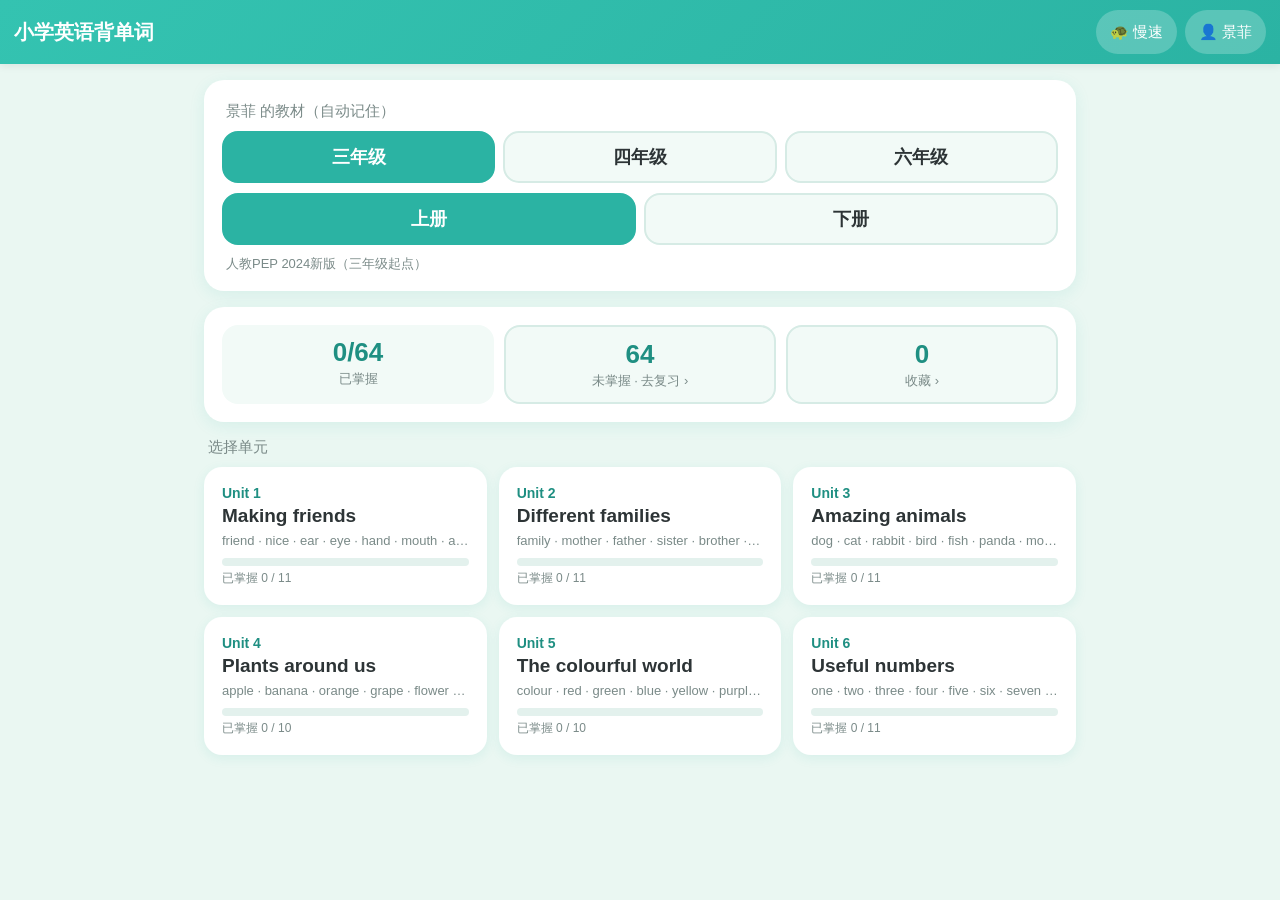
<file: index.html>
<!DOCTYPE html>
<html lang="zh-CN">
<head>
<meta charset="utf-8">
<meta name="viewport" content="width=device-width, initial-scale=1, viewport-fit=cover">
<meta name="apple-mobile-web-app-capable" content="yes">
<meta name="theme-color" content="#2bb3a3">
<title>小学英语背单词</title>
<link rel="icon" href="data:image/svg+xml,%3Csvg xmlns=%22http://www.w3.org/2000/svg%22 viewBox=%220 0 100 100%22%3E%3Ctext y=%22.9em%22 font-size=%2290%22%3E%F0%9F%93%97%3C/text%3E%3C/svg%3E">
<link rel="stylesheet" href="css/style.css">
</head>
<body>
<header class="topbar">
  <button id="backBtn" class="icon-btn hidden" aria-label="返回">‹</button>
  <h1 id="title">小学英语背单词</h1>
  <button id="slowBtn" class="pill" title="切换朗读速度">🐢 慢速</button>
  <button id="profileBtn" class="pill profile-pill">👤 <span id="profileName"></span></button>
</header>
<div id="speechWarn" class="warn hidden">这个浏览器不支持朗读，或没有英语语音。建议用 iPad / iPhone 的 Safari，或电脑上的 Chrome、Safari。</div>
<main id="app"><div class="loading">加载中…</div></main>
<div id="toast" class="toast hidden"></div>
<div id="modal" class="modal hidden"><div class="modal-box" id="modalBox"></div></div>
<script src="js/app.js"></script>
</body>
</html>
</file>
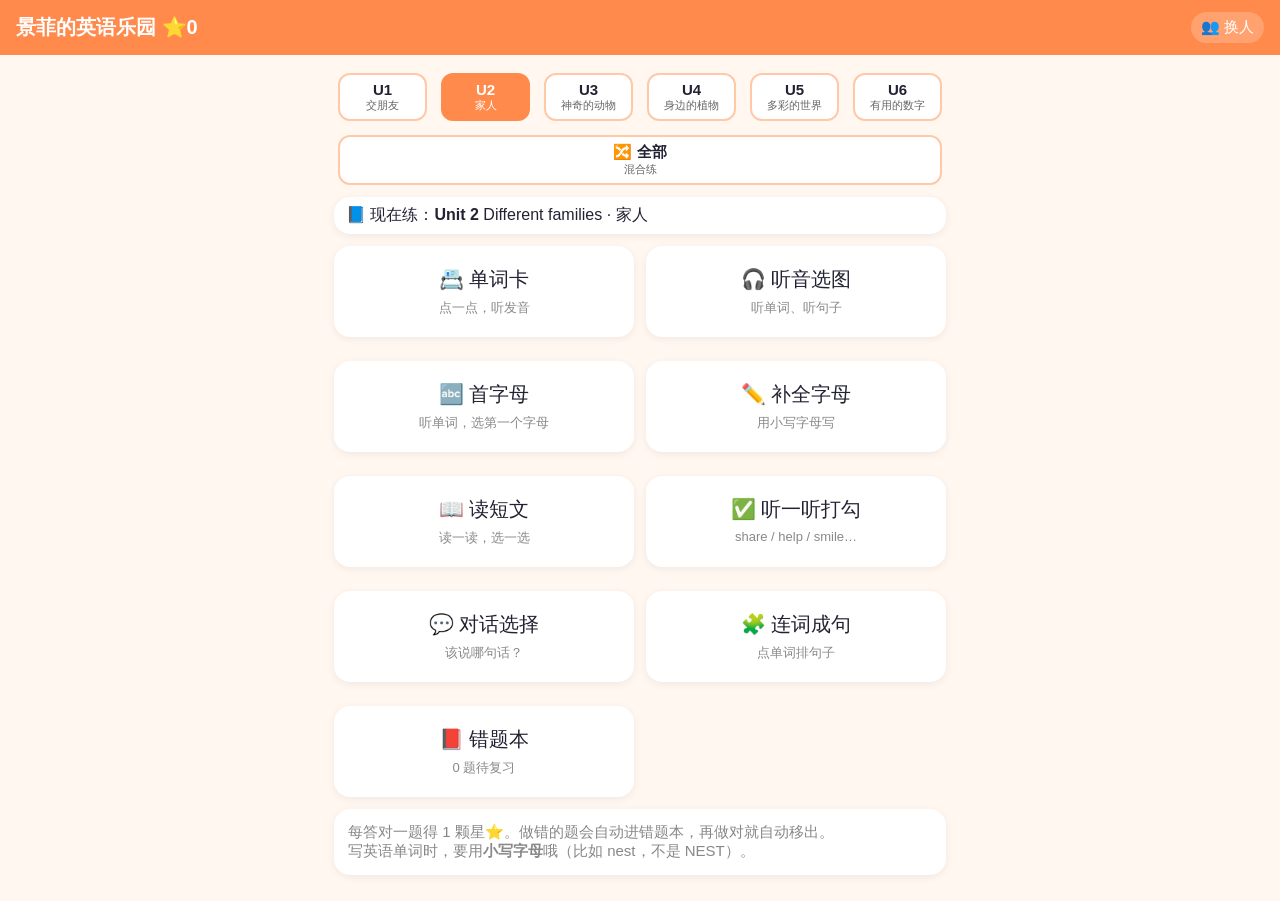
<file: grade3/index.html>
<!DOCTYPE html>
<html lang="zh-CN"><head><meta charset="utf-8">
<meta name="viewport" content="width=device-width,initial-scale=1">
<title>景菲的英语乐园 · 三年级上册（6 个单元）</title>
<link rel="stylesheet" href="style.css"></head>
<body>
<header><h1 onclick="home()">景菲的英语乐园 ⭐<span id="stars">0</span></h1><a class="who" href="../kids/">👥 换人</a></header>
<main id="app"></main>
<script src="data.js"></script><script src="units.js"></script><script src="app.js"></script>
</body></html>
</file>
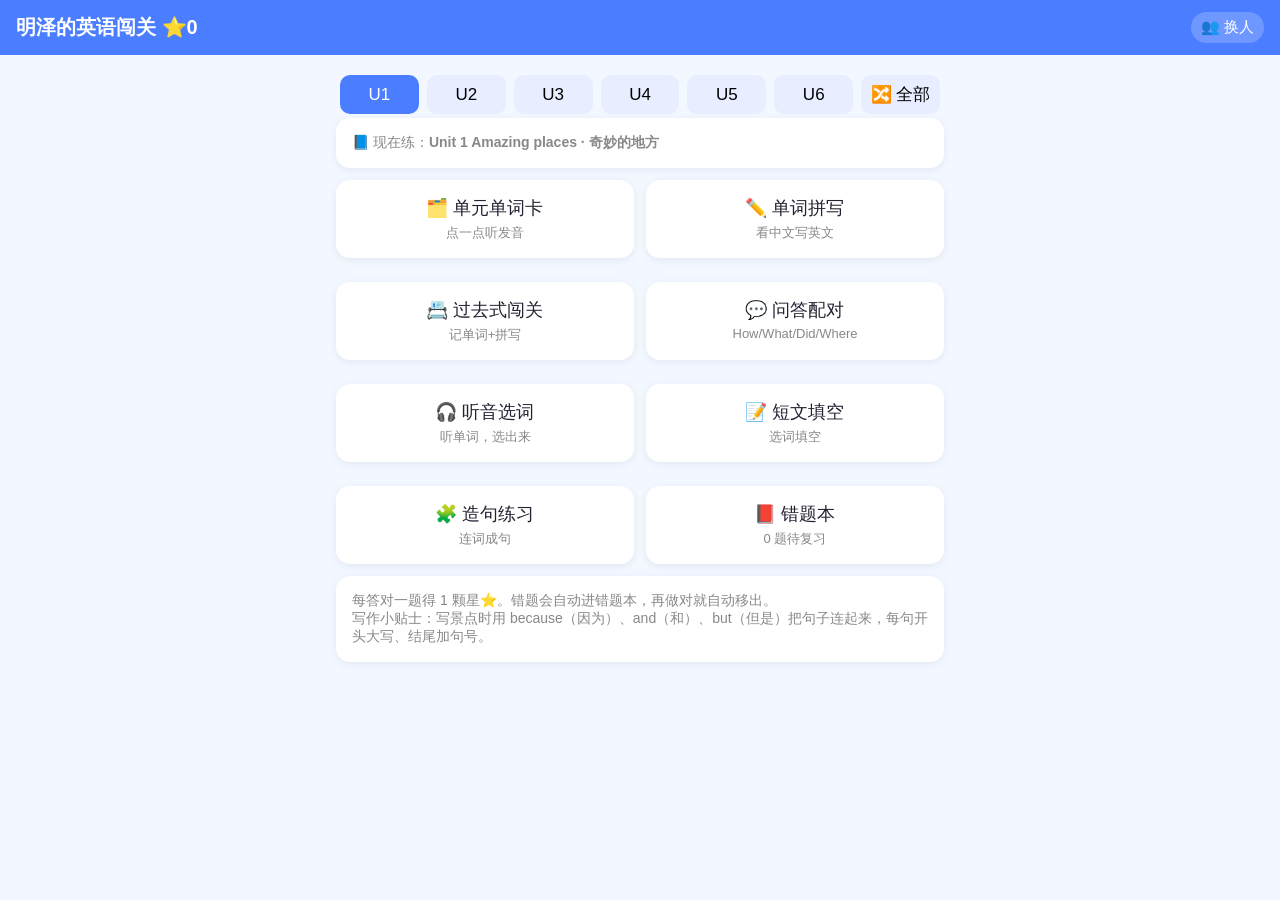
<file: grade6/index.html>
<!DOCTYPE html>
<html lang="zh-CN"><head><meta charset="utf-8">
<meta name="viewport" content="width=device-width,initial-scale=1">
<title>明泽的英语闯关 · 六年级上册（6 个单元）</title>
<link rel="stylesheet" href="style.css"></head>
<body>
<header><h1 onclick="home()">明泽的英语闯关 ⭐<span id="stars">0</span></h1><a class="who" href="../kids/">👥 换人</a></header>
<main id="app"></main>
<script src="data.js"></script><script src="units.js"></script><script src="app.js"></script>
</body></html>
</file>
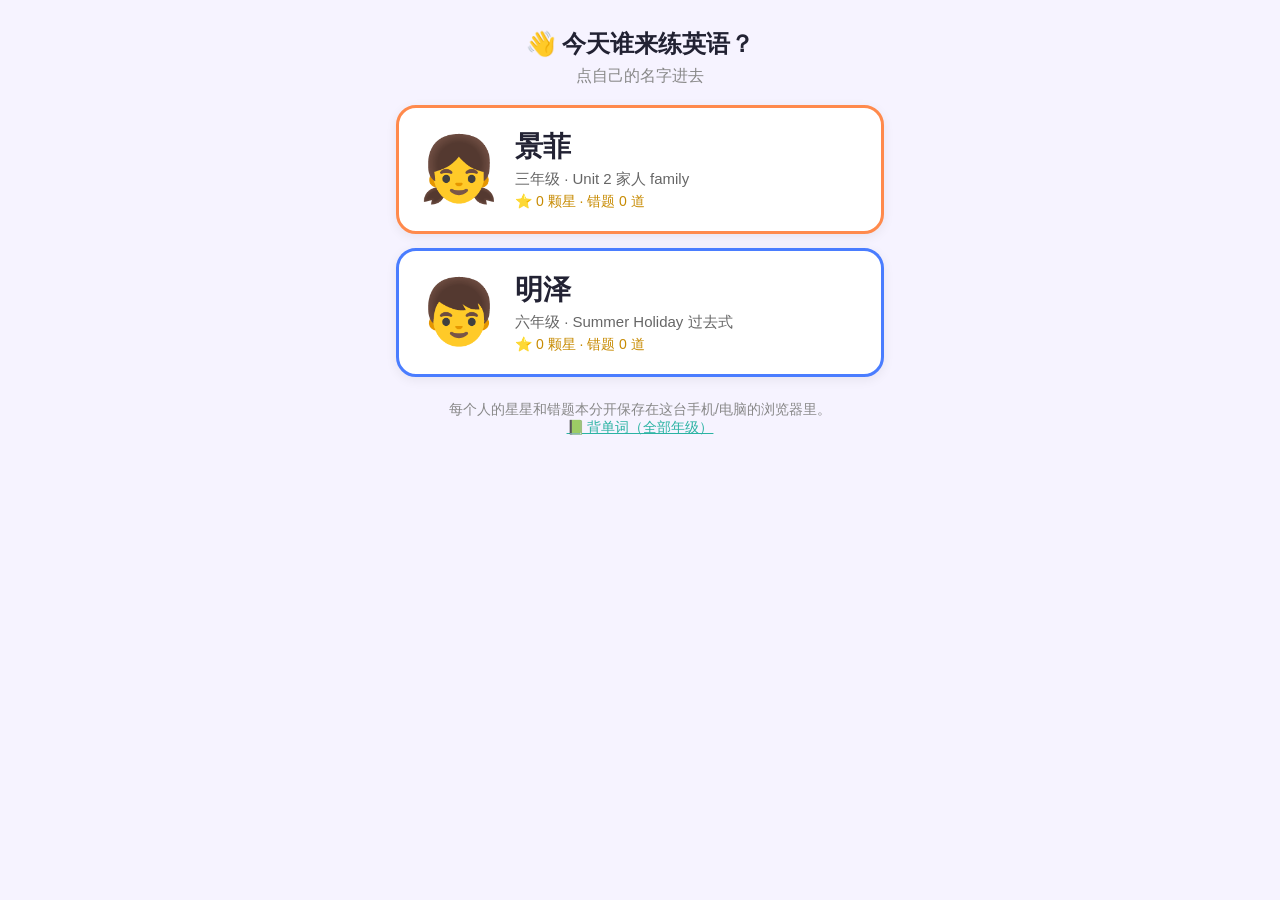
<file: kids/index.html>
<!DOCTYPE html>
<html lang="zh-CN"><head><meta charset="utf-8">
<meta name="viewport" content="width=device-width,initial-scale=1">
<title>英语练习 · 选一选是谁</title>
<style>
*{box-sizing:border-box}body{margin:0;font-family:-apple-system,"PingFang SC","Microsoft YaHei",sans-serif;background:#f6f3ff;color:#223}
h1{text-align:center;font-size:24px;margin:28px 12px 6px}p.sub{text-align:center;color:#888;margin:0 0 18px}
main{max-width:520px;margin:0 auto;padding:0 16px 30px}
a.kid{display:flex;align-items:center;gap:16px;text-decoration:none;color:#223;background:#fff;border-radius:20px;padding:20px;margin:14px 0;box-shadow:0 3px 12px #0001;border:3px solid transparent}
a.kid:active{transform:scale(.98)}a.jf{border-color:#ff8a4c}a.mz{border-color:#4a7dff}
.emo{font-size:64px}.name{font-size:28px;font-weight:bold}.info{color:#666;font-size:15px;margin-top:4px}.st{font-size:14px;color:#c78a00;margin-top:4px}
.foot{text-align:center;font-size:14px;color:#888;margin-top:24px}.foot a{color:#2bb3a3}
</style></head>
<body><main>
<h1>👋 今天谁来练英语？</h1><p class="sub">点自己的名字进去</p>
<a class="kid jf" href="../grade3/"><span class="emo">👧</span><div><div class="name">景菲</div><div class="info">三年级 · Unit 2 家人 family</div><div class="st" id="jf"></div></div></a>
<a class="kid mz" href="../grade6/"><span class="emo">👦</span><div><div class="name">明泽</div><div class="info">六年级 · Summer Holiday 过去式</div><div class="st" id="mz"></div></div></a>
<div class="foot">每个人的星星和错题本分开保存在这台手机/电脑的浏览器里。<br><a href="../">📗 背单词（全部年级）</a></div>
</main>
<script>
function info(k,id){try{const s=JSON.parse(localStorage.getItem(k)||"null");if(s)document.getElementById(id).textContent="⭐ "+(s.stars||0)+" 颗星 · 错题 "+((s.wrong||[]).length)+" 道"}catch(e){}}
info("jf3","jf");info("mz6","mz");
</script>
</body></html>
</file>
<file: css/style.css>
:root{--teal:#2bb3a3;--teal-d:#1f8f82;--bg:#eaf7f2;--card:#fff;--ink:#2d3436;--muted:#7a8a88;--green:#27a35a;--orange:#e07a2f;--blue:#3b82c4;--red:#e05656;--line:#d6ebe5;--radius:20px}
*{box-sizing:border-box;-webkit-tap-highlight-color:transparent}
html,body{margin:0;background:var(--bg);color:var(--ink);font-family:-apple-system,BlinkMacSystemFont,"PingFang SC","Hiragino Sans GB","Microsoft YaHei","Noto Sans CJK SC",sans-serif;font-size:17px}
button{font:inherit;color:inherit;cursor:pointer;border:none;background:none}
.hidden{display:none!important}
.topbar{position:sticky;top:0;z-index:10;display:flex;align-items:center;gap:8px;padding:10px 14px;padding-top:max(10px,env(safe-area-inset-top));background:linear-gradient(135deg,#34c3b1,#2bb3a3);color:#fff;box-shadow:0 2px 8px rgba(0,0,0,.08)}
.topbar h1{flex:1;margin:0;font-size:20px;white-space:nowrap;overflow:hidden;text-overflow:ellipsis}
.icon-btn{font-size:34px;line-height:1;color:#fff;width:44px;height:44px;border-radius:12px}
.pill{background:rgba(255,255,255,.22);color:#fff;border-radius:999px;padding:8px 14px;min-height:44px;font-size:15px;white-space:nowrap}
.pill.on{background:#fff;color:var(--teal-d)}
.warn{background:#fff4e0;color:#8a5a00;padding:10px 16px;font-size:14px}
main{max-width:900px;margin:0 auto;padding:16px 14px 110px}
.loading,.empty{text-align:center;color:var(--muted);padding:40px 10px}
.card{background:var(--card);border-radius:var(--radius);padding:18px;box-shadow:0 4px 16px rgba(43,179,163,.10);margin-bottom:16px}
.section-title{font-size:15px;color:var(--muted);margin:4px 4px 10px}
/* 首页 */
.seg{display:flex;gap:8px;flex-wrap:wrap;margin-bottom:10px}
.seg button{flex:1;min-width:80px;min-height:52px;border-radius:16px;background:#f2faf7;border:2px solid var(--line);font-size:18px;font-weight:600}
.seg button.on{background:var(--teal);border-color:var(--teal);color:#fff}
.edition{font-size:13px;color:var(--muted);margin:2px 4px 0}
.stats{display:grid;grid-template-columns:repeat(3,1fr);gap:10px}
.stat{background:#f2faf7;border-radius:16px;padding:12px;text-align:center;min-height:72px}
.stat b{display:block;font-size:26px;color:var(--teal-d)}
.stat span{font-size:13px;color:var(--muted)}
.stat.clickable{border:2px solid var(--line)}
.units{display:grid;grid-template-columns:repeat(auto-fill,minmax(240px,1fr));gap:12px}
.unit{display:block;width:100%;text-align:left;background:var(--card);border-radius:18px;padding:16px;box-shadow:0 3px 12px rgba(43,179,163,.10);border:2px solid transparent;min-height:110px}
.unit:active{border-color:var(--teal)}
.unit .u-num{font-size:14px;color:var(--teal-d);font-weight:700}
.unit .u-title{font-size:19px;font-weight:700;margin:4px 0 6px}
.unit .u-words{font-size:13px;color:var(--muted);white-space:nowrap;overflow:hidden;text-overflow:ellipsis}
.bar{height:8px;background:#e3f1ed;border-radius:8px;margin-top:10px;overflow:hidden}
.bar i{display:block;height:100%;background:linear-gradient(90deg,#5fd3a5,#2bb3a3);border-radius:8px}
.u-prog{font-size:12px;color:var(--muted);margin-top:4px}
/* 单元页 */
.tabs{display:flex;gap:6px;background:#fff;border-radius:18px;padding:6px;margin-bottom:12px;box-shadow:0 3px 12px rgba(43,179,163,.08)}
.tabs button{flex:1;min-height:48px;border-radius:14px;font-size:17px;font-weight:600;color:var(--muted)}
.tabs button.on{background:var(--teal);color:#fff}
.unit-head{display:flex;align-items:center;gap:10px;margin-bottom:8px}
.unit-head .badge{background:var(--teal);color:#fff;border-radius:10px;padding:4px 10px;font-weight:700;font-size:14px}
.unit-head .t{font-weight:700;font-size:18px}
.wordstrip{display:flex;gap:8px;overflow-x:auto;padding:4px 2px 10px;scrollbar-width:none}
.wordstrip::-webkit-scrollbar{display:none}
.wordstrip button{flex:none;min-height:42px;padding:6px 14px;border-radius:999px;background:#fff;border:2px solid var(--line);font-size:16px}
.wordstrip button.on{border-color:var(--teal);background:#e3f6f2;color:var(--teal-d);font-weight:700}
.wordstrip button.done::after{content:" ✓";color:var(--green)}
/* 单词卡 */
.wordcard{text-align:center;padding:26px 16px}
.chunks{display:flex;justify-content:center;flex-wrap:wrap;gap:4px;margin:6px 0 4px}
.chunk{font-weight:700;line-height:1.15;padding:2px 8px;border-radius:14px;border:3px solid transparent;font-family:"Avenir Next","Helvetica Neue",Arial,sans-serif;min-height:60px}
.chunk.hl{background:#f3f7f6;border-color:#cfd8d6;box-shadow:0 3px 0 #cfd8d6}
.whole{margin-top:4px;font-size:14px;color:var(--teal-d);background:#e3f6f2;border-radius:999px;padding:8px 16px;min-height:40px}
.ipa-row{display:flex;justify-content:center;align-items:center;gap:8px;margin:12px 0 4px;font-size:20px;color:#55635f}
.spk{width:44px;height:44px;border-radius:50%;background:#e3f6f2;color:var(--teal-d);font-size:20px;flex:none}
.spk:active{background:var(--teal);color:#fff}
.meaning{font-size:20px;margin:6px 0 16px}
.meaning .pos{color:var(--muted);margin-right:6px}
.tiles{display:flex;justify-content:center;flex-wrap:wrap;gap:8px;margin:8px 0 6px}
.tile{display:flex;flex-direction:column;align-items:center;gap:6px;min-width:52px}
.tile .l{min-width:52px;height:56px;padding:0 8px;display:flex;align-items:center;justify-content:center;font-size:28px;font-weight:700;background:#fffdf3;border:2px solid #efe3b8;border-radius:12px;box-shadow:0 3px 0 #efe3b8}
.tile .p{font-size:15px;color:#55635f;background:#f2f5f4;border-radius:8px;padding:3px 6px;min-width:44px;min-height:26px}
.tile.silent .l{color:#b7b7b7;border-style:dashed}
.tile.silent .p{color:#aaa}
.tile.hl .l{background:#dff5ee;border-color:var(--teal)}
.example{display:flex;align-items:center;gap:10px;text-align:left;background:#f6fbf9;border-radius:16px;padding:12px 14px;margin-top:18px}
.example .en{font-size:18px}
.example .zh{font-size:14px;color:var(--muted);margin-top:4px}
.example>div{flex:1}
.bottombar{position:fixed;left:0;right:0;bottom:0;z-index:9;background:#fff;box-shadow:0 -2px 12px rgba(0,0,0,.06);padding:10px 12px;padding-bottom:max(10px,env(safe-area-inset-bottom))}
.bottombar .in{max-width:900px;margin:0 auto;display:flex;gap:10px}
.bottombar button{flex:1;min-height:56px;border-radius:16px;background:#f2faf7;font-size:16px;font-weight:600;border:2px solid var(--line)}
.bottombar button.primary{background:var(--teal);color:#fff;border-color:var(--teal)}
.bottombar button.on{background:#fff6dc;border-color:#f2c94c;color:#9a6b00}
.bottombar button.mastered{background:#e3f6e9;border-color:var(--green);color:var(--green)}
/* 练习 */
.quiz{text-align:center;padding:24px 16px}
.big-spk{width:96px;height:96px;border-radius:50%;background:var(--teal);color:#fff;font-size:42px;box-shadow:0 6px 0 var(--teal-d);margin:6px auto 14px;display:flex;align-items:center;justify-content:center}
.big-spk:active{transform:translateY(3px);box-shadow:0 3px 0 var(--teal-d)}
.hint{color:var(--muted);font-size:16px;margin-bottom:6px}
.qprog{font-size:14px;color:var(--muted);margin-bottom:6px}
.slots{display:flex;justify-content:center;flex-wrap:wrap;gap:6px;margin:16px 0}
.slot{width:46px;height:56px;border-bottom:4px solid #bfe3da;font-size:32px;font-weight:700;display:flex;align-items:center;justify-content:center;border-radius:8px 8px 0 0;background:#f6fbf9}
.slot.filled{border-color:var(--teal)}
.slot.ok{background:#e3f6e9;border-color:var(--green);color:var(--green)}
.slot.bad{background:#fde8e8;border-color:var(--red);color:var(--red)}
.keys{display:flex;justify-content:center;flex-wrap:wrap;gap:8px;margin:10px 0}
.key{width:56px;height:56px;border-radius:14px;background:#fffdf3;border:2px solid #efe3b8;box-shadow:0 3px 0 #efe3b8;font-size:26px;font-weight:700}
.key.used{opacity:.25;pointer-events:none}
.key.wide{width:auto;padding:0 16px;font-size:16px;background:#f2faf7;border-color:var(--line);box-shadow:0 3px 0 var(--line)}
.typebox{width:100%;max-width:360px;font-size:24px;padding:12px;border-radius:14px;border:2px solid var(--line);text-align:center;margin-top:6px}
.options{display:grid;grid-template-columns:1fr 1fr;gap:12px;margin-top:14px}
.opt{min-height:76px;border-radius:18px;background:#fff;border:3px solid var(--line);font-size:20px;padding:10px;box-shadow:0 3px 0 var(--line)}
.opt.ok{border-color:var(--green);background:#e3f6e9}
.opt.bad{border-color:var(--red);background:#fde8e8}
.feedback{min-height:30px;font-size:18px;margin-top:10px;font-weight:600}
.feedback.ok{color:var(--green)}.feedback.bad{color:var(--red)}
.answer{font-size:28px;font-weight:700;margin-top:6px}
.done-box{text-align:center;padding:30px 16px}
.done-box .big{font-size:56px}
.btn{min-height:52px;padding:0 22px;border-radius:16px;background:var(--teal);color:#fff;font-size:17px;font-weight:600;margin:6px}
.btn.ghost{background:#f2faf7;color:var(--teal-d);border:2px solid var(--line)}
/* 弹窗 */
.modal{position:fixed;inset:0;background:rgba(0,0,0,.35);z-index:50;display:flex;align-items:center;justify-content:center;padding:16px}
.modal-box{background:#fff;border-radius:22px;padding:20px;width:100%;max-width:440px;max-height:90vh;overflow:auto}
.modal-box h2{margin:0 0 12px;font-size:20px}
.prow{display:flex;align-items:center;gap:8px;padding:10px;border-radius:14px;border:2px solid var(--line);margin-bottom:10px}
.prow.on{border-color:var(--teal);background:#eefaf7}
.prow .nm{flex:1;font-size:18px;font-weight:600;text-align:left;min-height:44px}
.prow .sub{font-size:12px;color:var(--muted);font-weight:400}
.prow input{flex:1;font-size:18px;padding:8px;border-radius:10px;border:2px solid var(--line);min-width:0}
.small-btn{min-height:44px;padding:0 12px;border-radius:12px;background:#f2faf7;border:2px solid var(--line);font-size:15px}
.toast{position:fixed;left:50%;bottom:96px;transform:translateX(-50%);background:rgba(30,40,38,.88);color:#fff;padding:10px 18px;border-radius:999px;z-index:60;font-size:15px;max-width:90vw;text-align:center}
@media (max-width:480px){
  main{padding:12px 10px 104px}
  .pill{padding:8px 10px;font-size:14px}
  .topbar h1{font-size:17px}
  .tile .l{min-width:44px;height:50px;font-size:24px}
  .tile{min-width:44px}
  .key{width:50px;height:52px}
  .slot{width:38px;height:50px;font-size:28px}
  .opt{font-size:18px;min-height:68px}
  .bottombar button{font-size:15px;min-height:52px}
}
/* 音节拆分 */
.sychunks{display:flex;justify-content:center;align-items:flex-start;flex-wrap:nowrap;gap:4px;margin:4px 0 2px;max-width:100%}
.sy{display:flex;flex-direction:column;align-items:center;padding:2px 4px 6px;border-radius:14px;border:3px solid transparent;color:var(--c)}
.sy .w{font-weight:700;line-height:1.1;font-family:"Avenir Next","Helvetica Neue",Arial,sans-serif;white-space:nowrap}
.sy .i{font-size:17px;color:#55635f;margin-top:2px;white-space:nowrap}
.sy.hl{background:#f3f7f6;border-color:#cfd8d6;box-shadow:0 3px 0 #cfd8d6}
.sychunks.one .sy{padding:2px 10px 4px}
.blendbtn{min-height:44px;padding:0 16px;border-radius:999px;background:var(--teal);color:#fff;font-size:16px;font-weight:600;box-shadow:0 3px 0 var(--teal-d)}
.letters{margin:10px auto 4px;max-width:620px}
.letters summary{cursor:pointer;color:var(--muted);font-size:15px;min-height:36px;line-height:36px;list-style:none}
.letters summary::-webkit-details-marker{display:none}
.letters summary::before{content:"▸ "}
.letters[open] summary::before{content:"▾ "}
.letters .tile .l{height:46px;font-size:22px;min-width:40px}
.letters .tile .p{font-size:13px}
.letters .tile.mute .l{color:#b7b7b7;border-style:dashed}
.letters .tile.mute .p{color:#aaa}
@media (max-width:480px){ .sy .i{font-size:14px} .sy{padding:2px 2px 6px} .ipa-row{flex-wrap:wrap} }
</file>
<file: grade3/style.css>
*{box-sizing:border-box}body{margin:0;font-family:-apple-system,"PingFang SC","Microsoft YaHei",sans-serif;background:#fff7f0;color:#223}
header{background:#ff8a4c;color:#fff;padding:12px 16px;position:sticky;top:0;z-index:5;display:flex;align-items:center;justify-content:space-between}
h1{margin:0;font-size:20px;cursor:pointer}.who{color:#fff;text-decoration:none;background:#fff3;padding:6px 10px;border-radius:16px;font-size:15px;white-space:nowrap}
main{max-width:640px;margin:0 auto;padding:14px}.warn{background:#ffe08a;padding:8px 12px;font-size:14px}
.grid{display:grid;grid-template-columns:1fr 1fr;gap:12px}
.card{background:#fff;border-radius:16px;padding:14px;box-shadow:0 2px 8px #0001;margin-bottom:12px}
.mod{font-size:20px;text-align:center;cursor:pointer;padding:20px 8px}.mod small{display:block;color:#888;font-size:13px;margin-top:6px}
button{font-size:18px;padding:12px 16px;border:0;border-radius:12px;background:#ffeadb;margin:4px;cursor:pointer;touch-action:manipulation;color:#223}
button.main{background:#ff8a4c;color:#fff}button.ok,.pic.ok,.opt.ok{background:#3cc47c;color:#fff}button.bad,.pic.bad,.opt.bad{background:#ff6b6b;color:#fff}
.backb{background:#eee}.snd{padding:6px 10px;font-size:16px}
.big{font-size:28px;font-weight:bold;text-align:center;margin:10px 0}.fb{min-height:26px;font-weight:bold;margin:8px 0;font-size:18px}
.emo{font-size:64px;line-height:1.1;display:block}.muted{color:#888;font-size:15px}
.tiles{display:grid;grid-template-columns:repeat(3,1fr);gap:8px}.tile{display:flex;flex-direction:column;align-items:center;margin:0;padding:8px 2px;background:#fff4ea}
.tile .emo{font-size:44px}.tile b{font-size:19px}.tile small{font-size:12px;color:#777}
.pics{display:grid;grid-template-columns:1fr 1fr;gap:10px}.pic{margin:0;padding:12px 4px;background:#fff4ea;min-height:110px}.pic .emo{font-size:60px}.lab{display:block;font-size:14px;min-height:18px}
.row{display:flex;flex-wrap:wrap;justify-content:center}.letter{font-size:44px;min-width:84px;min-height:84px;background:#fff4ea;font-family:"Comic Sans MS","Chalkboard SE",sans-serif}
.word{font-size:24px}.hl{color:#e8452c;font-size:30px}
.slots{display:flex;justify-content:center;gap:6px;margin:10px 0;font-family:"Comic Sans MS","Chalkboard SE",sans-serif}
.sl{width:44px;height:56px;border-bottom:3px solid #999;font-size:36px;text-align:center;line-height:54px}.sl.blank{border:2px dashed #ff8a4c;border-radius:8px;color:#2a6bff;background:#fffaf5}
.sl.good{background:#c8f5da;border-style:solid}.sl.wrongl{background:#ffd0d0;border-style:solid}
.passage{line-height:2.1;font-size:20px;background:#fffaf2;border-radius:10px;padding:10px;margin:8px 0}.tw{cursor:pointer;border-radius:4px}.tw:active{background:#ffe08a}
.q{border-top:1px dashed #eee;margin-top:8px}.opt{display:block;width:100%;text-align:left;font-size:18px;margin:6px 0}
.ctx{font-size:19px;background:#fff4ea;border-radius:10px;padding:10px}.hear{font-size:22px}
.tick{border-collapse:collapse;width:100%;margin:10px 0;table-layout:fixed}.tick th,.tick td{border:1px solid #ccc;text-align:center;font-size:13px;padding:4px 2px}
.tick th{font-weight:normal}.tick td{height:52px;cursor:pointer;font-size:30px;color:#2a8f4f}.tick td.on::after{content:"✔"}
.tick td.good{background:#c8f5da}.tick td.wrongl{background:#ffd0d0}.tick td.miss{outline:3px dashed #ff6b6b;outline-offset:-4px}
.wb{border-bottom:1px solid #eee;padding:6px 0}.wb p{margin:4px 0;font-size:16px}
#kb{margin:8px 0;user-select:none;-webkit-user-select:none}.kr{display:flex;justify-content:center;gap:4px;margin:4px 0}
.k{flex:1;max-width:44px;min-height:50px;margin:0;padding:0;font-size:22px;background:#fff;border:1px solid #ccd;touch-action:manipulation}
.k.w{max-width:none;font-size:16px}.k.main{background:#ff8a4c;color:#fff}
.units{display:flex;flex-wrap:wrap;gap:6px;margin-bottom:8px}.ub{flex:1 0 13%;min-width:62px;padding:6px 2px;border-radius:12px;border:2px solid #ffc9a8;background:#fff;font-size:15px;font-weight:bold}.ub small{display:block;font-size:11px;font-weight:normal;color:#666}.ub.on{background:#ff8a4c;color:#fff;border-color:#ff8a4c}.ub.on small{color:#fff}
.utitle{padding:8px 12px}.slot{min-height:48px;border:2px dashed #ffc9a8;border-radius:12px;padding:6px;margin:8px 0}.wbtn{font-size:18px;margin:4px}
</file>
<file: grade6/style.css>
*{box-sizing:border-box}body{margin:0;font-family:-apple-system,"PingFang SC","Microsoft YaHei",sans-serif;background:#f3f7ff;color:#223}
header{background:#4a7dff;color:#fff;padding:12px 16px;position:sticky;top:0;display:flex;align-items:center;justify-content:space-between}h1{margin:0;font-size:20px;cursor:pointer}
main{max-width:640px;margin:0 auto;padding:16px}
.grid{display:grid;grid-template-columns:1fr 1fr;gap:12px}
.card{background:#fff;border-radius:14px;padding:16px;box-shadow:0 2px 8px #0001;margin-bottom:12px}
.mod{font-size:18px;text-align:center;cursor:pointer}.mod small{display:block;color:#888;font-size:13px;margin-top:4px}
button{font-size:17px;padding:10px 14px;border:0;border-radius:10px;background:#e8eeff;margin:4px;cursor:pointer}
button.main{background:#4a7dff;color:#fff}button.ok{background:#3cc47c;color:#fff}button.bad{background:#ff6b6b;color:#fff}
input{font-size:20px;padding:10px;width:100%;border:2px solid #ccd;border-radius:10px}
.big{font-size:30px;font-weight:bold;text-align:center;margin:10px 0}.fb{min-height:24px;font-weight:bold;margin:8px 0}
.row{display:flex;flex-wrap:wrap;justify-content:center}.slot{min-height:50px;border:2px dashed #aab;border-radius:10px;padding:4px;margin:8px 0}
.passage{line-height:2;font-size:17px}.passage select{font-size:16px}.muted{color:#888;font-size:14px}
#kb{margin:8px 0;user-select:none;-webkit-user-select:none}.kr{display:flex;justify-content:center;gap:4px;margin:4px 0}
.k{flex:1;max-width:44px;min-height:48px;margin:0;padding:0;font-size:20px;background:#fff;border:1px solid #ccd;touch-action:manipulation}
.k.w{max-width:none;font-size:16px}.k.main{background:#4a7dff;color:#fff}
.who{color:#fff;text-decoration:none;background:#fff3;padding:6px 10px;border-radius:16px;font-size:15px;white-space:nowrap}
.units button{flex:1;min-width:50px;padding:8px 4px}.wd{margin:4px;padding:6px 10px;text-align:center}
.blk{display:inline-block;min-width:70px;border-bottom:2px solid #4a7dff;padding:0 4px;margin:0 2px;line-height:1.5;text-align:center;color:#1a3fb0;font-weight:bold;cursor:pointer}.blk.cur{background:#e3ebff}.blk.good{background:#c8f5da}.blk.bad{background:#ffd0d0}
.hint{color:#e67e22;font-weight:bold;margin:0 4px}
</file>
